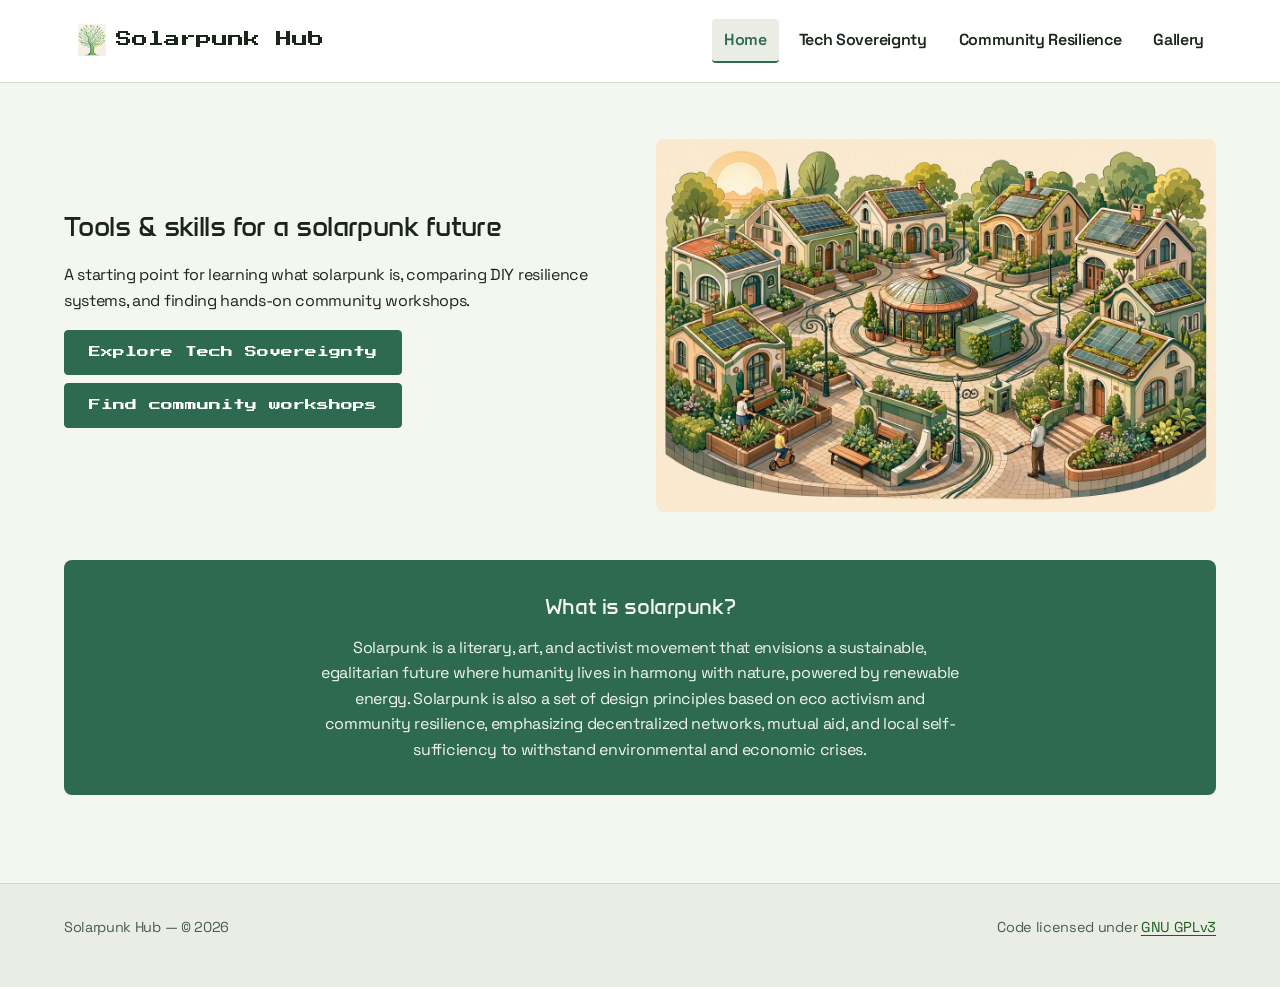
<file: index.html>
<!doctype html>
<html lang="en">
<head>
  <meta charset="utf-8">
  <meta name="viewport" content="width=device-width, initial-scale=1">
  <title>What Is Solarpunk? Start Here · Solarpunk Hub</title>
  <meta name="description" content="What is solarpunk? An introduction to the art, design, and activist movement for a renewable-powered, egalitarian future, with paths to tech and community resources.">
  <link rel="canonical" href="https://ajfrenc5.github.io/Capstone-project/">
  
  <!--Social sharing preview: what viewers see when this page is shared as a link -->
  <meta property="og:title" content="What Is Solarpunk? Start Here">
  <meta property="og:site_name" content="Solarpunk Hub">
  <meta property="og:description" content="What is solarpunk? An introduction to the art, design, and activist movement for a renewable-powered, egalitarian future, with paths to tech and community resources.">
  <meta property="og:url" content="https://ajfrenc5.github.io/Capstone-project/">
  <meta property="og:type" content="website">
  <meta property="og:image" content="https://ajfrenc5.github.io/Capstone-project/images/neighborhood-microgrid.jpg">
  <meta property="og:image:width" content="1248">
  <meta property="og:image:height" content="832">
  <meta property="og:image:alt" content="Cottages with solar panels on green roofs, linked by cables to a central pavilion.">

  <!-- Structured data: tells search engines this site's name and home address, both shown on the page -->
  <script type="application/ld+json">
  {
    "@context": "https://schema.org",
    "@type": "WebSite",
    "name": "Solarpunk Hub",
    "url": "https://ajfrenc5.github.io/Capstone-project/"
  }
  </script>

  <!-- Google Fonts Embed: Anta (headings), Press Start 2P (site name + buttons), Space Grotesk (body) -->
  <link rel="preconnect" href="https://fonts.googleapis.com">
  <link rel="preconnect" href="https://fonts.gstatic.com" crossorigin>
  <link href="https://fonts.googleapis.com/css2?family=Anta&family=Press+Start+2P&family=Space+Grotesk:wght@400;500;600;700&display=swap" rel="stylesheet">

  <link rel="stylesheet" href="styles.css">
</head>
<body>
  <a class="skip-link" href="#main-content">Skip to main content</a>
  <!-- Header acts as its own container using utility/layout classes directly -->
  <header class="site-header">
    <div class="site-container site-header-inner">
      <a class="site-nav-link site-brand" href="index.html">
  <!-- ASSET: circuit-tree-icon-192x192.png (site logo) Source: AI-generated with Gemini by Anitra French, September 2026 Optimization: 192x192 version from favicon package (512px original), displayed at 32px so it stays sharp on high-resolution screens.-->
      <img src="images/circuit-tree-icon-192x192.png" alt="" width="32" height="32">Solarpunk Hub</a>
      <nav aria-label="Main Navigation">
        <ul class="site-nav-list">
          <li><a class="site-nav-link" aria-current="page" href="index.html">Home</a></li>
          <li><a class="site-nav-link" href="tech-sovereignty.html">Tech Sovereignty</a></li>
          <li><a class="site-nav-link" href="community-resilience.html">Community Resilience</a></li>
          <li><a class="site-nav-link" href="gallery.html">Gallery</a></li>
        </ul>
      </nav>
    </div>
  </header>

  <main class="site-main site-container" id="main-content">
    <section class="section hero">
      <div class="hero-text">
        <h1>Tools &amp; skills for a solarpunk future</h1>
        <p>A starting point for learning what solarpunk is, comparing DIY resilience systems, and finding hands-on community workshops.</p>
        <p class="cluster">
          <a class="button" href="tech-sovereignty.html">Explore Tech Sovereignty</a>
          <a class="button" href="community-resilience.html">Find community workshops</a>
        </p>
      </div>
      <!-- ASSET: neighborhood-microgrid.jpg Source: AI-generated with Gemini by Anitra French, September 2026 Hero image for the home page. Optimization: 1248x832, compressed from 678 KB to 276 KB.. -->
      <img class="hero-image" src="images/neighborhood-microgrid.jpg" alt="Cottages with solar panels on green roofs, linked by cables to a central pavilion." width="1248" height="832" fetchpriority="high">
    </section>

    <section class="section intro-panel" aria-labelledby="intro-title">
      <div class="section-prose">
        <h2 id="intro-title">What is solarpunk?</h2>
        <p>Solarpunk is a literary, art, and activist movement that envisions a sustainable, egalitarian future where humanity lives in harmony with nature, powered by renewable energy. Solarpunk is also a set of design principles based on eco activism and community resilience, emphasizing decentralized networks, mutual aid, and local self-sufficiency to withstand environmental and economic crises.</p>
      </div>
    </section>
  </main>

  <footer class="site-footer">
    <div class="site-container site-footer-inner cluster">
      <p>Solarpunk Hub — © 2026</p>
      <p>Code licensed under <a href="https://github.com/ajfrenc5/Capstone-project/blob/main/LICENSE" target="_blank" rel="noopener">GNU GPLv3</a></p>
    </div>
  </footer>
</body>
</html>
</file>
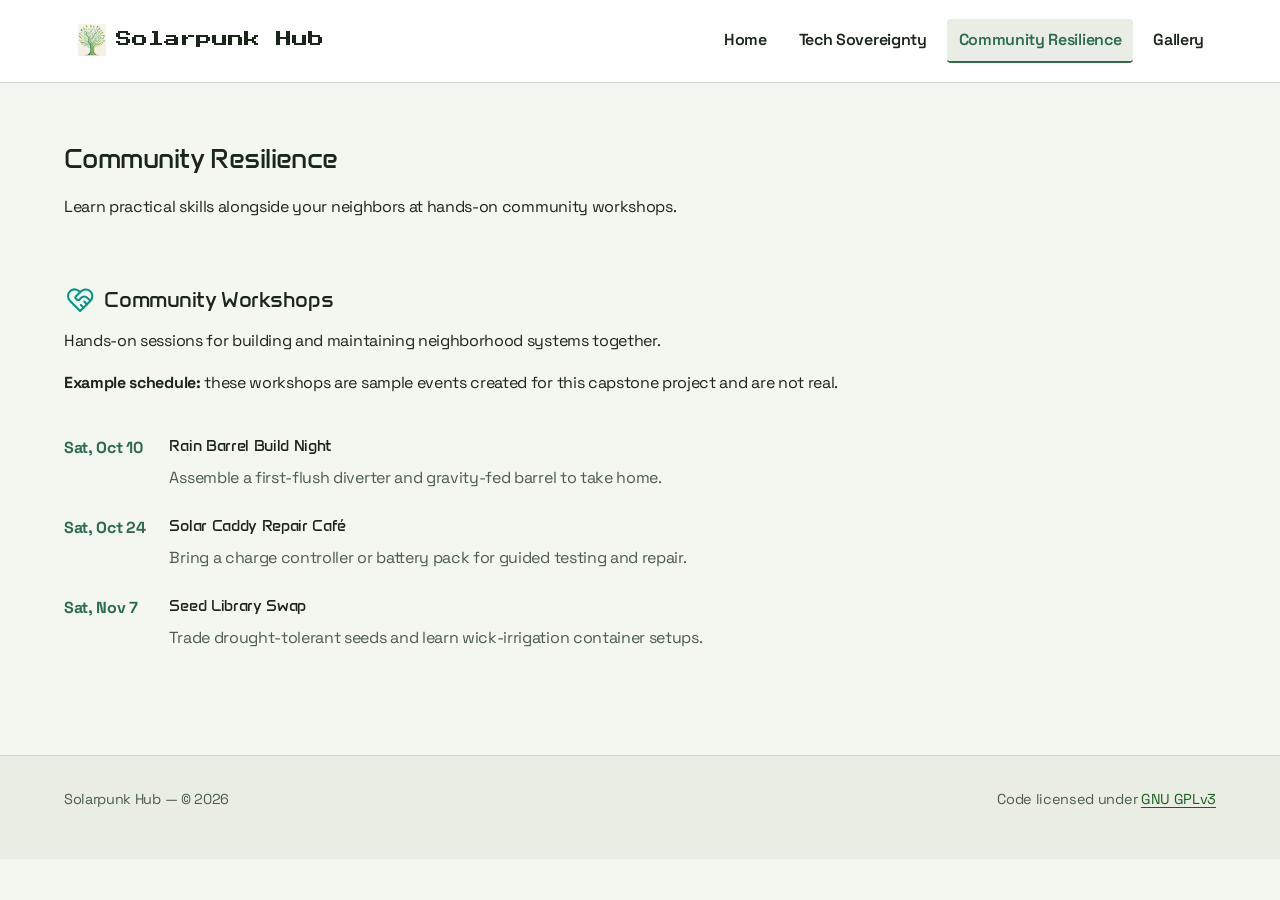
<file: community-resilience.html>
<!doctype html>
<html lang="en">
<head>
  <meta charset="utf-8">
  <meta name="viewport" content="width=device-width, initial-scale=1">
  <title>Community Resilience Workshops · Solarpunk Hub</title>
  <meta name="description" content="Hands-on workshops for building and maintaining neighborhood systems together, from rain barrel builds and solar repair to seed swaps.">
  <link rel="canonical" href="https://ajfrenc5.github.io/Capstone-project/community-resilience.html">

  <!-- Google Fonts Embed: Anta (headings), Press Start 2P (site name + buttons), Space Grotesk (body) -->
  <link rel="preconnect" href="https://fonts.googleapis.com">
  <link rel="preconnect" href="https://fonts.gstatic.com" crossorigin>
  <link href="https://fonts.googleapis.com/css2?family=Anta&family=Press+Start+2P&family=Space+Grotesk:wght@400;500;600;700&display=swap" rel="stylesheet">

  <link rel="stylesheet" href="styles.css">
</head>
<body>
  <a class="skip-link" href="#main-content">Skip to main content</a>
  <!-- Header acts as its own container using utility/layout classes directly -->
  <header class="site-header">
    <div class="site-container site-header-inner">
      <a class="site-nav-link site-brand" href="index.html">
  <!-- ASSET: circuit-tree-icon-192x192.png (site logo) Source: AI-generated with Gemini by Anitra French, September 2026 Optimization: 192x192 version from favicon package (512px original), displayed at 32px so it stays sharp on high-resolution screens.-->
      <img src="images/circuit-tree-icon-192x192.png" alt="" width="32" height="32">Solarpunk Hub</a>
      <nav aria-label="Main Navigation">
        <ul class="site-nav-list">
          <li><a class="site-nav-link" href="index.html">Home</a></li>
          <li><a class="site-nav-link" href="tech-sovereignty.html">Tech Sovereignty</a></li>
          <li><a class="site-nav-link" aria-current="page" href="community-resilience.html">Community Resilience</a></li>
          <li><a class="site-nav-link" href="gallery.html">Gallery</a></li>
        </ul>
      </nav>
    </div>
  </header>

  <main class="site-main site-container" id="main-content">
    <section class="section section-prose">
      <h1>Community Resilience</h1>
      <p>Learn practical skills alongside your neighbors at hands-on community workshops.</p>
    </section>

    <section class="section" id="community">
      <h2 class="heading-with-icon">
        <!-- ASSET: heart-handshake icon (inline SVG) Source: Tabler Icons v1.64, https://tabler.io/icons License: MIT License, © Paweł Kuna. The heading text carries the meaning, so aria-hidden hides it from screen readers. Optimization: Inline SVG, no extra file request; scales with text. -->
        <svg aria-hidden="true" focusable="false" xmlns="http://www.w3.org/2000/svg" width="24" height="24" viewBox="0 0 24 24" fill="none" stroke="#009688" stroke-width="1.5" stroke-linecap="round" stroke-linejoin="round"><path d="M19.5 12.572l-7.5 7.428l-7.5 -7.428a5 5 0 1 1 7.5 -6.566a5 5 0 1 1 7.5 6.572" /><path d="M12 6l-3.293 3.293a1 1 0 0 0 0 1.414l.543 .543c.69 .69 1.81 .69 2.5 0l1 -1a3.182 3.182 0 0 1 4.5 0l2.25 2.25" /><path d="M12.5 15.5l2 2" /><path d="M15 13l2 2" /></svg>Community Workshops</h2>
      <p>Hands-on sessions for building and maintaining neighborhood systems together.</p>
      <p><strong>Example schedule:</strong> these workshops are sample events created for this capstone project and are not real.</p>
      <div class="event-schedule-wrap">
        <dl class="event-schedule">
          <dt><time datetime="2026-10-10">Sat, Oct 10</time></dt>
          <dd>
            <h3>Rain Barrel Build Night</h3>
            <p>Assemble a first-flush diverter and gravity-fed barrel to take home.</p>
          </dd>

          <dt><time datetime="2026-10-24">Sat, Oct 24</time></dt>
          <dd>
            <h3>Solar Caddy Repair Café</h3>
            <p>Bring a charge controller or battery pack for guided testing and repair.</p>
          </dd>

          <dt><time datetime="2026-11-07">Sat, Nov 7</time></dt>
          <dd>
            <h3>Seed Library Swap</h3>
            <p>Trade drought-tolerant seeds and learn wick-irrigation container setups.</p>
          </dd>
        </dl>
      </div>
    </section>
  </main>

  <footer class="site-footer">
    <div class="site-container site-footer-inner cluster">
      <p>Solarpunk Hub — © 2026</p>
      <p>Code licensed under <a href="https://github.com/ajfrenc5/Capstone-project/blob/main/LICENSE" target="_blank" rel="noopener">GNU GPLv3</a></p>
    </div>
  </footer>
</body>
</html>
</file>
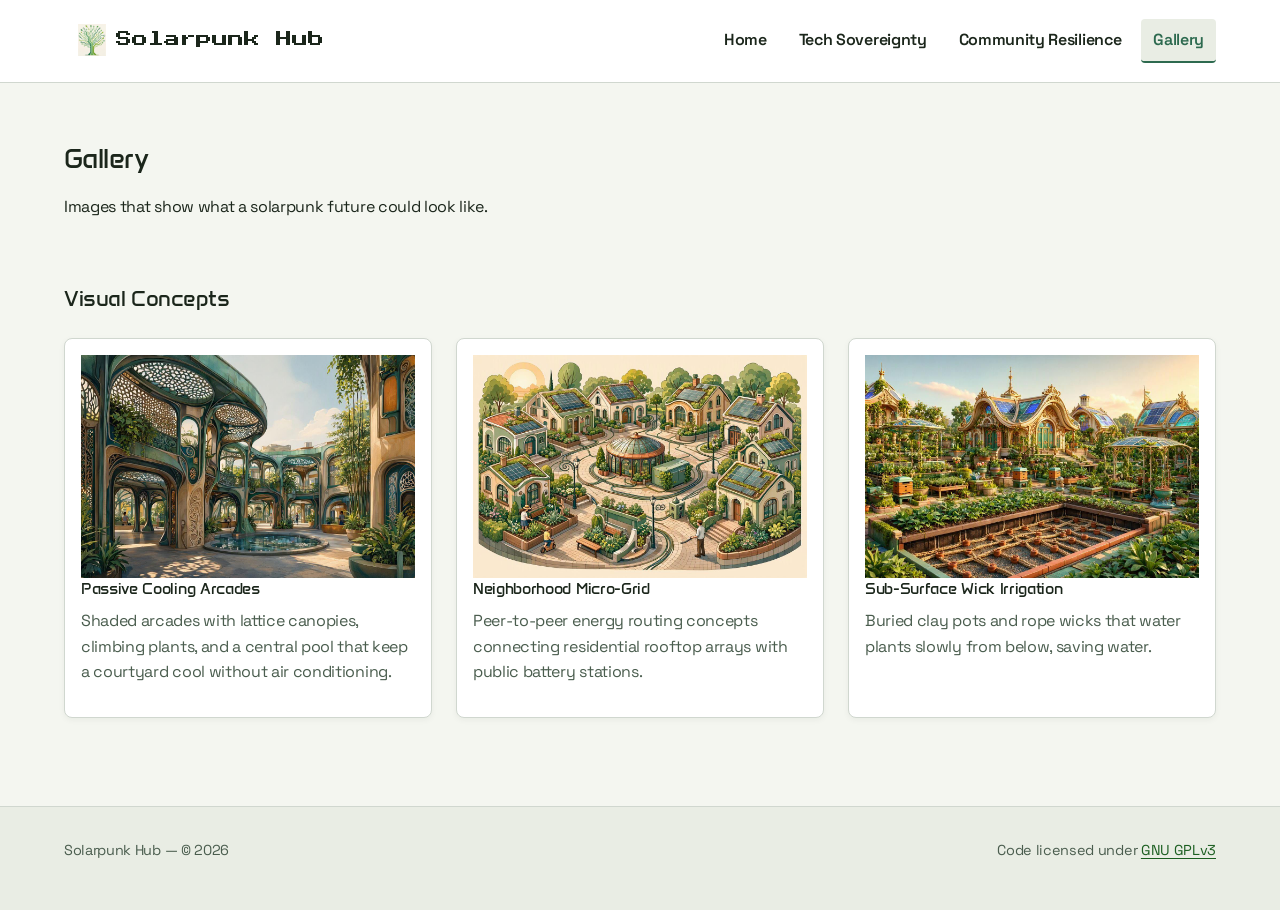
<file: gallery.html>
<!doctype html>
<html lang="en">
<head>
  <meta charset="utf-8">
  <meta name="viewport" content="width=device-width, initial-scale=1">
  <title>Gallery · Solarpunk Hub</title>
  <meta name="description" content="Browse solarpunk visual concepts: passive cooling arcades, a neighborhood micro-grid, and sub-surface wick irrigation for drought-tolerant gardens.">
  <link rel="canonical" href="https://ajfrenc5.github.io/Capstone-project/gallery.html">

  <!-- Google Fonts Embed: Anta (headings), Press Start 2P (site name + buttons), Space Grotesk (body) -->
  <link rel="preconnect" href="https://fonts.googleapis.com">
  <link rel="preconnect" href="https://fonts.gstatic.com" crossorigin>
  <link href="https://fonts.googleapis.com/css2?family=Anta&family=Press+Start+2P&family=Space+Grotesk:wght@400;500;600;700&display=swap" rel="stylesheet">

  <link rel="stylesheet" href="styles.css">
</head>
<body>
  <a class="skip-link" href="#main-content">Skip to main content</a>
  <!-- Header acts as its own container using utility/layout classes directly -->
  <header class="site-header">
    <div class="site-container site-header-inner">
      <a class="site-nav-link site-brand" href="index.html">
  <!-- ASSET: circuit-tree-icon-192x192.png (site logo) Source: AI-generated with Gemini by Anitra French, September 2026 Optimization: 192x192 version from favicon package (512px original), displayed at 32px so it stays sharp on high-resolution screens.-->
      <img src="images/circuit-tree-icon-192x192.png" alt="" width="32" height="32">Solarpunk Hub</a>
      <nav aria-label="Main Navigation">
        <ul class="site-nav-list">
          <li><a class="site-nav-link" href="index.html">Home</a></li>
          <li><a class="site-nav-link" href="tech-sovereignty.html">Tech Sovereignty</a></li>
          <li><a class="site-nav-link" href="community-resilience.html">Community Resilience</a></li>
          <li><a class="site-nav-link" aria-current="page" href="gallery.html">Gallery</a></li>
        </ul>
      </nav>
    </div>
  </header>

  <main class="site-main site-container" id="main-content">
    <section class="section section-prose">
      <h1>Gallery</h1>
      <p>Images that show what a solarpunk future could look like.</p>
    </section>

    <section class="section" id="gallery">
      <h2>Visual Concepts</h2>
      <div class="grid-cards">
        <article class="art-card">
          <!-- ASSET: passive-cooling-arcades.jpg Source: AI-generated with Gemini by Anitra French, September 2026 Illustrates the passive cooling concept in this card. Optimization: 1248x832, compressed from 593 KB to 243 KB. -->
          <img src="images/passive-cooling-arcades.jpg" alt="Shaded courtyard with curving arches, lattice canopies, and hanging plants around a central pool." width="1248" height="832" loading="lazy" decoding="async">
          <h3>Passive Cooling Arcades</h3>
          <p>Shaded arcades with lattice canopies, climbing plants, and a central pool that keep a courtyard cool without air conditioning.</p>
        </article>

        <article class="art-card">
          <!-- ASSET: neighborhood-microgrid.jpg Source: AI-generated with Gemini by Anitra French, September 2026 Illustrates the shared neighborhood energy concept in this card. Optimization: 1248x832, compressed from 678 KB to 276 KB. -->
          <img src="images/neighborhood-microgrid.jpg" alt="Cottages with solar panels on green roofs, linked by cables to a central pavilion." width="1248" height="832" loading="lazy" decoding="async">
          <h3>Neighborhood Micro-Grid</h3>
          <p>Peer-to-peer energy routing concepts connecting residential rooftop arrays with public battery stations.</p>
        </article>

        <article class="art-card">
          <!-- ASSET: subsurface-wick-irrigation.jpg Source: AI-generated with Gemini by Anitra French, September 2026 Illustrates the wick irrigation concept in this card. Optimization: 1248x832, compressed from 694 KB to 268 KB. -->
          <img src="images/subsurface-wick-irrigation.jpg" alt="Garden bed cut away to show clay pots linked by rope wicks beneath rows of leafy plants." width="1248" height="832" loading="lazy" decoding="async">
          <h3>Sub-Surface Wick Irrigation</h3>
          <p>Buried clay pots and rope wicks that water plants slowly from below, saving water.</p>
        </article>
      </div>
    </section>
  </main>

  <footer class="site-footer">
    <div class="site-container site-footer-inner cluster">
      <p>Solarpunk Hub — © 2026</p>
      <p>Code licensed under <a href="https://github.com/ajfrenc5/Capstone-project/blob/main/LICENSE" target="_blank" rel="noopener">GNU GPLv3</a></p>
    </div>
  </footer>
</body>
</html>
</file>
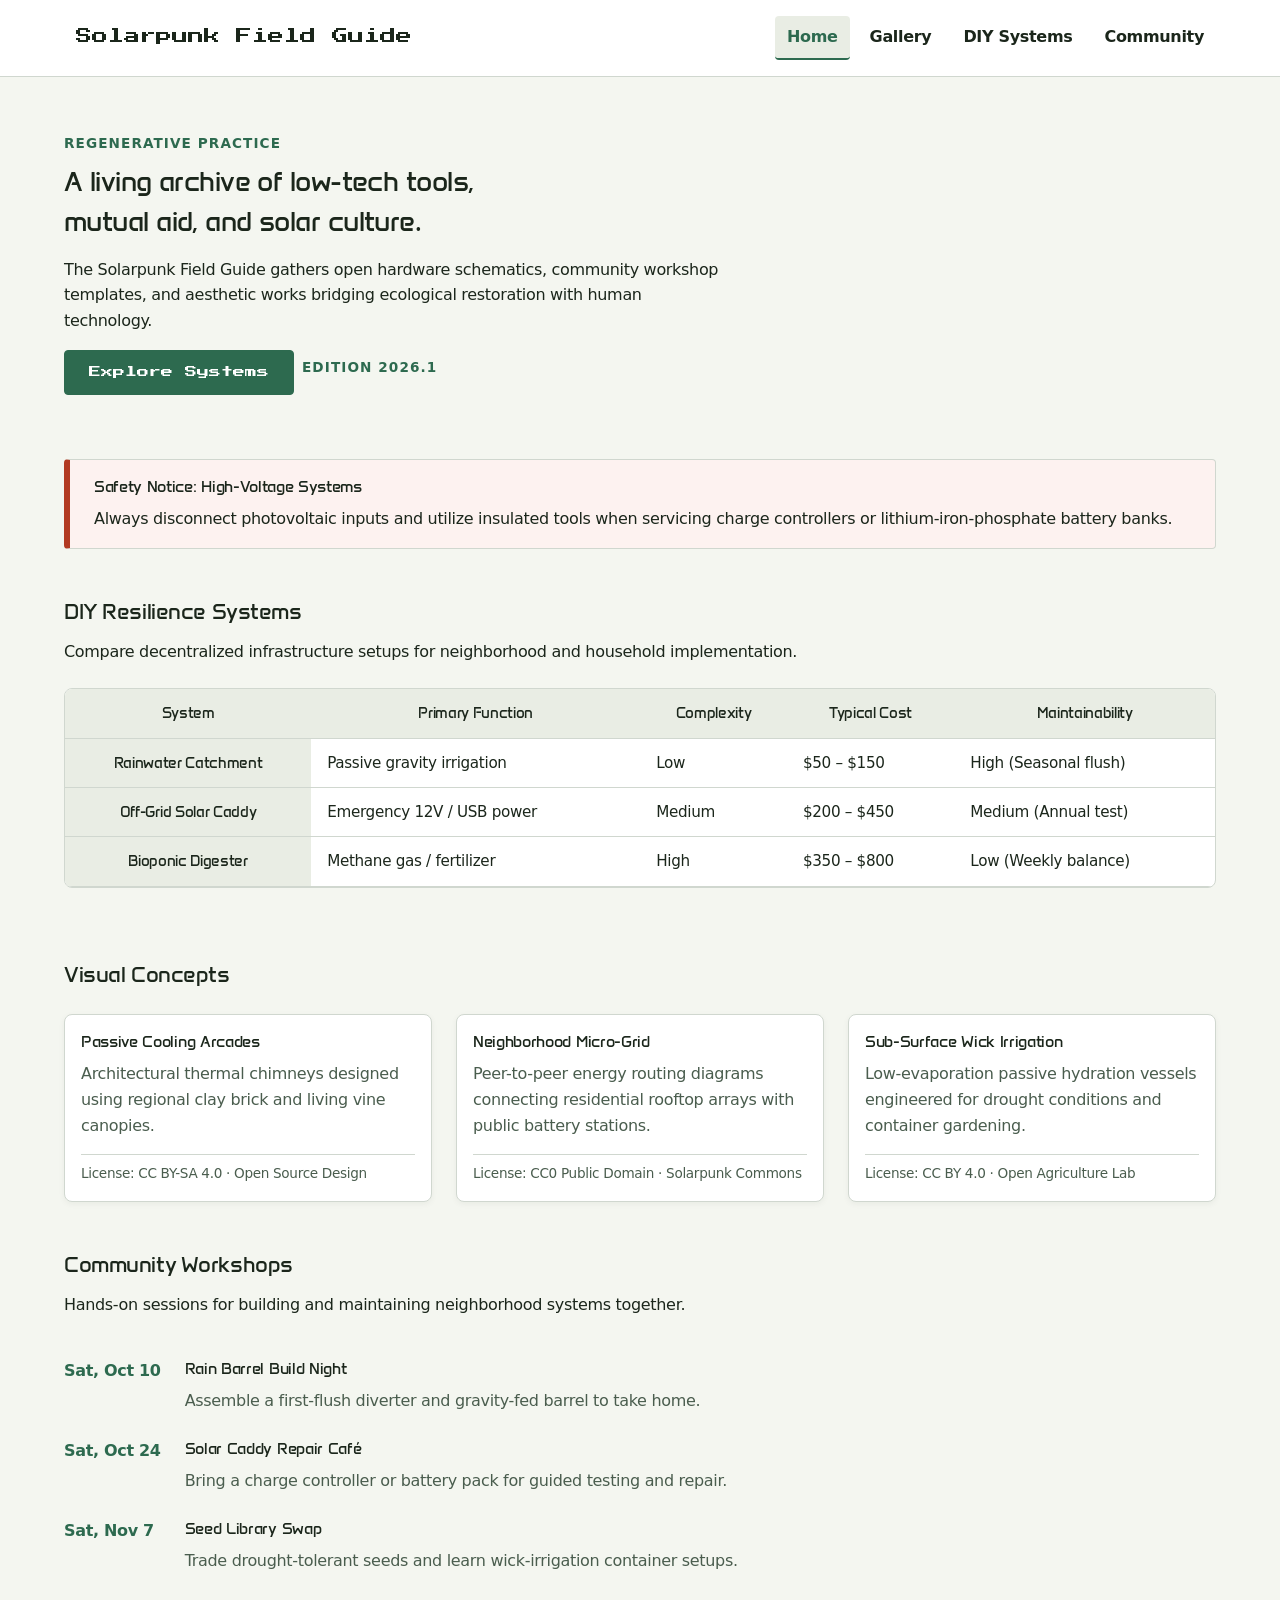
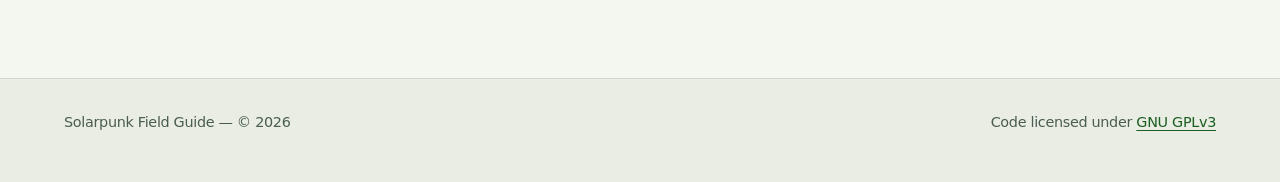
<file: Solar Punk.html>
<!doctype html>
<html lang="en">
<head>
  <meta charset="utf-8">
  <meta name="viewport" content="width=device-width, initial-scale=1">
  <title>Solarpunk Field Guide · CSS Architecture Prototype</title>

  <!-- Google Fonts Embed: Anta & Press Start 2P -->
  <link rel="preconnect" href="https://fonts.googleapis.com">
  <link rel="preconnect" href="https://fonts.gstatic.com" crossorigin>
  <link href="https://fonts.googleapis.com/css2?family=Anta&family=Press+Start+2P&display=swap" rel="stylesheet">

  <link rel="stylesheet" href="styles.css">
</head>
<body>
  <!-- Header acts as its own container using utility/layout classes directly -->
  <header class="site-header">
    <div class="site-container site-header-inner">
      <a class="site-nav-link site-brand" href="#">Solarpunk Field Guide</a>
      <nav aria-label="Main Navigation">
        <ul class="site-nav-list">
          <li><a class="site-nav-link" aria-current="page" href="#">Home</a></li>
          <li><a class="site-nav-link" href="#gallery">Gallery</a></li>
          <li><a class="site-nav-link" href="#systems">DIY Systems</a></li>
          <li><a class="site-nav-link" href="#community">Community</a></li>
        </ul>
      </nav>
    </div>
  </header>

  <main class="site-main site-container">
    <section class="section section-prose">
      <p class="eyebrow">Regenerative Practice</p>
      <h1>A living archive of low-tech tools, mutual aid, and solar culture.</h1>
      <p>The Solarpunk Field Guide gathers open hardware schematics, community workshop templates, and aesthetic works bridging ecological restoration with human technology.</p>
      <p class="cluster">
        <a class="button" href="#systems">Explore Systems</a>
        <span class="eyebrow">Edition 2026.1</span>
      </p>
    </section>

    <!-- Semantic aside instead of a generic container -->
    <aside class="callout-alert" id="safety-notice">
      <h3>Safety Notice: High-Voltage Systems</h3>
      <p>Always disconnect photovoltaic inputs and utilize insulated tools when servicing charge controllers or lithium-iron-phosphate battery banks.</p>
    </aside>

    <!-- Table scroller div is kept because overflow-x on semantic table tags is inconsistent across browsers -->
    <section class="section" id="systems">
      <h2>DIY Resilience Systems</h2>
      <p>Compare decentralized infrastructure setups for neighborhood and household implementation.</p>
      <div class="table-scroller">
        <table class="comparison-table">
          <thead>
            <tr>
              <th scope="col">System</th>
              <th scope="col">Primary Function</th>
              <th scope="col">Complexity</th>
              <th scope="col">Typical Cost</th>
              <th scope="col">Maintainability</th>
            </tr>
          </thead>
          <tbody>
            <tr>
              <th scope="row">Rainwater Catchment</th>
              <td>Passive gravity irrigation</td>
              <td>Low</td>
              <td>$50 – $150</td>
              <td>High (Seasonal flush)</td>
            </tr>
            <tr>
              <th scope="row">Off-Grid Solar Caddy</th>
              <td>Emergency 12V / USB power</td>
              <td>Medium</td>
              <td>$200 – $450</td>
              <td>Medium (Annual test)</td>
            </tr>
            <tr>
              <th scope="row">Bioponic Digester</th>
              <td>Methane gas / fertilizer</td>
              <td>High</td>
              <td>$350 – $800</td>
              <td>Low (Weekly balance)</td>
            </tr>
          </tbody>
        </table>
      </div>
    </section>

    <section class="section" id="gallery">
      <h2>Visual Concepts</h2>
      <div class="grid-cards">
        <article class="art-card">
          <h3>Passive Cooling Arcades</h3>
          <p>Architectural thermal chimneys designed using regional clay brick and living vine canopies.</p>
          <footer class="art-card-meta">License: CC BY-SA 4.0 · Open Source Design</footer>
        </article>

        <article class="art-card">
          <h3>Neighborhood Micro-Grid</h3>
          <p>Peer-to-peer energy routing diagrams connecting residential rooftop arrays with public battery stations.</p>
          <footer class="art-card-meta">License: CC0 Public Domain · Solarpunk Commons</footer>
        </article>

        <article class="art-card">
          <h3>Sub-Surface Wick Irrigation</h3>
          <p>Low-evaporation passive hydration vessels engineered for drought conditions and container gardening.</p>
          <footer class="art-card-meta">License: CC BY 4.0 · Open Agriculture Lab</footer>
        </article>
      </div>
    </section>

    <section class="section" id="community">
      <h2>Community Workshops</h2>
      <p>Hands-on sessions for building and maintaining neighborhood systems together.</p>
      <div class="event-schedule-wrap">
      <dl class="event-schedule">
        <dt><time datetime="2026-10-10">Sat, Oct 10</time></dt>
        <dd>
          <h3>Rain Barrel Build Night</h3>
          <p>Assemble a first-flush diverter and gravity-fed barrel to take home.</p>
        </dd>

        <dt><time datetime="2026-10-24">Sat, Oct 24</time></dt>
        <dd>
          <h3>Solar Caddy Repair Café</h3>
          <p>Bring a charge controller or battery pack for guided testing and repair.</p>
        </dd>

        <dt><time datetime="2026-11-07">Sat, Nov 7</time></dt>
        <dd>
          <h3>Seed Library Swap</h3>
          <p>Trade drought-tolerant seeds and learn wick-irrigation container setups.</p>
        </dd>
      </dl>
      </div>
    </section>
  </main>

  <footer class="site-footer">
    <div class="site-container site-footer-inner cluster">
      <p>Solarpunk Field Guide — © 2026</p>
      <p>Code licensed under <a href="https://github.com/ajfrenc5/Capstone-project/blob/main/LICENSE" target="_blank" rel="noopener">GNU GPLv3</a></p>
    </div>
  </footer>
</body>
</html>
</file>
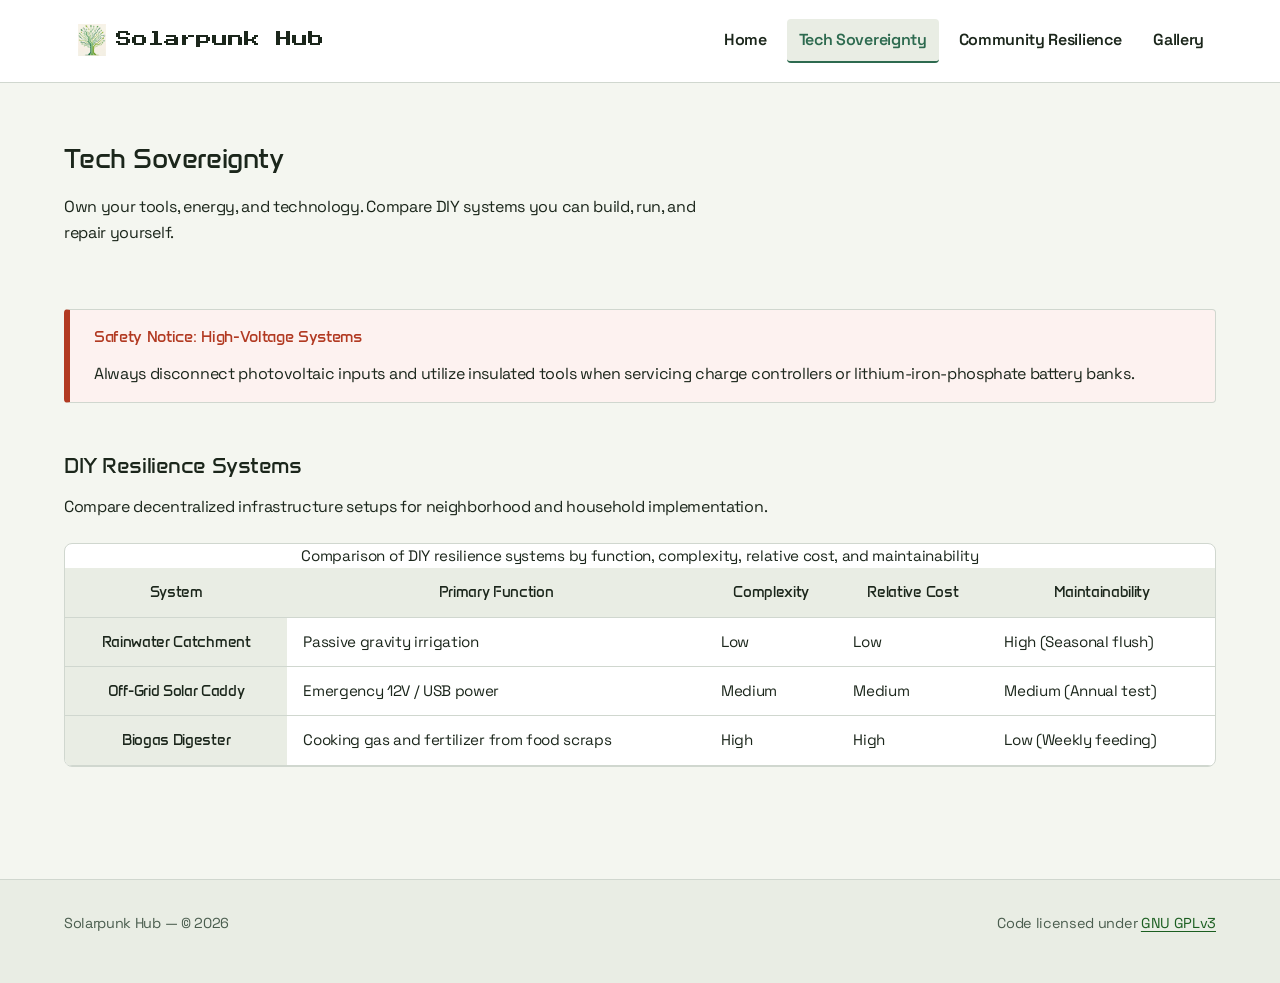
<file: tech-sovereignty.html>
<!doctype html>
<html lang="en">
<head>
  <meta charset="utf-8">
  <meta name="viewport" content="width=device-width, initial-scale=1">
  <title>Tech Sovereignty · Solarpunk Hub</title>
  <meta name="description" content="Own your tools, energy, and technology. Compare DIY rainwater, solar, and digester systems by cost and complexity, with a high-voltage safety notice.">
  <link rel="canonical" href="https://ajfrenc5.github.io/Capstone-project/tech-sovereignty.html">

  <!-- Google Fonts Embed: Anta (headings), Press Start 2P (site name + buttons), Space Grotesk (body) -->
  <link rel="preconnect" href="https://fonts.googleapis.com">
  <link rel="preconnect" href="https://fonts.gstatic.com" crossorigin>
  <link href="https://fonts.googleapis.com/css2?family=Anta&family=Press+Start+2P&family=Space+Grotesk:wght@400;500;600;700&display=swap" rel="stylesheet">

  <link rel="stylesheet" href="styles.css">
</head>
<body>
  <a class="skip-link" href="#main-content">Skip to main content</a>
  <!-- Header acts as its own container using utility/layout classes directly -->
  <header class="site-header">
    <div class="site-container site-header-inner">
      <a class="site-nav-link site-brand" href="index.html">
  <!-- ASSET: circuit-tree-icon-192x192.png (site logo) Source: AI-generated with Gemini by Anitra French, September 2026 Optimization: 192x192 version from favicon package (512px original), displayed at 32px so it stays sharp on high-resolution screens.-->
      <img src="images/circuit-tree-icon-192x192.png" alt="" width="32" height="32">Solarpunk Hub</a>
      <nav aria-label="Main Navigation">
        <ul class="site-nav-list">
          <li><a class="site-nav-link" href="index.html">Home</a></li>
          <li><a class="site-nav-link" aria-current="page" href="tech-sovereignty.html">Tech Sovereignty</a></li>
          <li><a class="site-nav-link" href="community-resilience.html">Community Resilience</a></li>
          <li><a class="site-nav-link" href="gallery.html">Gallery</a></li>
        </ul>
      </nav>
    </div>
  </header>

  <main class="site-main site-container" id="main-content">
    <section class="section section-prose">
      <h1>Tech Sovereignty</h1>
      <p>Own your tools, energy, and technology. Compare DIY systems you can build, run, and repair yourself.</p>
    </section>
    <!-- Semantic aside instead of a generic container -->
    <aside class="callout-alert" id="safety-notice" aria-labelledby="safety-notice-title">
     <h2 id="safety-notice-title">Safety Notice: High-Voltage Systems</h2>
      <p>Always disconnect photovoltaic inputs and utilize insulated tools when servicing charge controllers or lithium-iron-phosphate battery banks.</p>
    </aside>

    <!-- Table scroller div is kept because overflow-x on semantic table tags is inconsistent across browsers -->
    <section class="section" id="systems">
      <h2>DIY Resilience Systems</h2>
      <p>Compare decentralized infrastructure setups for neighborhood and household implementation.</p>
      <div class="table-scroller">
        <table class="comparison-table">
          <caption>Comparison of DIY resilience systems by function, complexity, relative cost, and maintainability</caption>
          <thead>
            <tr>
              <th scope="col">System</th>
              <th scope="col">Primary Function</th>
              <th scope="col">Complexity</th>
              <th scope="col">Relative Cost</th>
              <th scope="col">Maintainability</th>
            </tr>
          </thead>
          <tbody>
            <tr>
              <th scope="row">Rainwater Catchment</th>
              <td>Passive gravity irrigation</td>
              <td>Low</td>
              <td>Low</td>
              <td>High (Seasonal flush)</td>
            </tr>
            <tr>
              <th scope="row">Off-Grid Solar Caddy</th>
              <td>Emergency 12V / USB power</td>
              <td>Medium</td>
              <td>Medium</td>
              <td>Medium (Annual test)</td>
            </tr>
            <tr>
              <th scope="row">Biogas Digester</th>
              <td>Cooking gas and fertilizer from food scraps</td>
              <td>High</td>
              <td>High</td>
              <td>Low (Weekly feeding)</td>
            </tr>
          </tbody>
        </table>
      </div>
    </section>

  </main>

  <footer class="site-footer">
    <div class="site-container site-footer-inner cluster">
      <p>Solarpunk Hub — © 2026</p>
      <p>Code licensed under <a href="https://github.com/ajfrenc5/Capstone-project/blob/main/LICENSE" target="_blank" rel="noopener">GNU GPLv3</a></p>
    </div>
  </footer>
</body>
</html>
</file>
<file: styles.css>
@layer reset, base, layout, components, utilities, overrides;

/* 1. RESET LAYER */
@layer reset {
  *,
  *::before,
  *::after {
    box-sizing: border-box;
  }

  body,
  h1,
  h2,
  h3,
  h4,
  p,
  ul,
  ol,
  figure,
  blockquote,
  table,
  th,
  td {
    margin: 0;
  }

  ul,
  ol {
    padding: 0;
    list-style: none;
  }

  img,
  svg {
    display: block;
    max-inline-size: 100%;
    block-size: auto;
  }

  input,
  button,
  textarea,
  select {
    font: inherit;
    color: inherit;
  }

  table {
    border-collapse: collapse;
    border-spacing: 0;
  }
}

/* 2. BASE LAYER */
@layer base {
  :root {
    /* Color Tokens */
    --color-surface: #f4f6f0;
    --color-surface-raised: #ffffff;
    --color-surface-alt: #e9ede4;
    --color-text: #1b261b;
    --color-text-muted: #4a5d4e;
    --color-primary: #2d6a4f;
    --color-primary-hover: #1b4332;
    --color-accent: #d4a373;
    --color-border: #d0d7cf;
    --color-warning: #b23a22;
    --color-warning-surface: #fdf2f0;
    --color-link: #1b5e20;
    --color-focus: #2d6a4f;

    /* Typography Tokens */
    --font-base: "Space Grotesk", system-ui, sans-serif;  /* body text */
    --font-heading: "Anta", system-ui, sans-serif;         /* h1–h4 */
    --font-brand: "Press Start 2P", system-ui, monospace;  /* site name + buttons */
    --line-height-base: 1.6;
    --line-height-heading: 1.4;

    /* Spacing Tokens */
    --space-1: 0.25rem;
    --space-2: 0.5rem;
    --space-3: 0.75rem;
    --space-4: 1rem;
    --space-6: 1.5rem;
    --space-8: 2rem;
    --space-12: 3rem;
    --space-16: 4rem;

    /* Shape & Elevation Tokens */
    --radius-sm: 0.25rem;
    --radius-md: 0.5rem;
    --radius-lg: 0.75rem;
    --border-width: 1px;
    --shadow-subtle: 0 2px 6px rgba(27, 38, 27, 0.05);
    --shadow-raised: 0 4px 12px rgba(27, 38, 27, 0.08);

    /* Layout Constraints */
    --container-max: 72rem;
    --measure-text: 65ch;
    --gutter: clamp(1rem, 0.5rem + 2vw, 2.5rem);
  }

  body {
    background-color: var(--color-surface);
    color: var(--color-text);
    font-family: var(--font-base);
    font-size: 1rem;
    line-height: var(--line-height-base);
    letter-spacing: -0.02em;
  }

  h1,
  h2,
  h3,
  h4 {
    font-family: var(--font-heading);
    line-height: var(--line-height-heading);
    color: var(--color-text);
    text-wrap: balance;
    letter-spacing: -0.02em;
    font-weight: 400;
  }

  h1 {
    font-size: clamp(1.25rem, 2.5vw + 0.5rem, 1.75rem);
    margin-block-end: var(--space-4);
  }

  h2 {
    font-size: clamp(1rem, 1.8vw + 0.25rem, 1.35rem);
    margin-block-end: var(--space-3);
  }

  h3 {
    font-size: 1rem;
    margin-block-end: var(--space-2);
  }

  p {
    margin-block-end: var(--space-4);
  }

  a {
    color: var(--color-link);
    text-decoration-thickness: 1px;
    text-underline-offset: 0.2em;
  }

  a:hover {
    color: var(--color-primary-hover);
  }

  :focus-visible {
    outline: 3px solid var(--color-focus);
    outline-offset: 2px;
  }
}

/* 3. LAYOUT LAYER */
@layer layout {
 .site-container {
  inline-size: min(100% - (var(--gutter) * 2), var(--container-max));
  margin-inline: auto;
}

  .site-header {
    background-color: var(--color-surface-raised);
    border-block-end: var(--border-width) solid var(--color-border);
    padding-block: var(--space-4);
  }

  .site-header-inner {
    display: flex;
    flex-wrap: wrap;
    align-items: center;
    justify-content: space-between;
    gap: var(--space-4);
  }

  .site-main {
    padding-block: var(--space-8) var(--space-16);
  }

  .section {
    padding-block: var(--space-6);
  }

  .section-prose {
    max-inline-size: var(--measure-text);
  }
    /* Hero: text and image side by side when there's room, stacked when not.
     Same auto-fit approach as .grid-cards, so no media query is needed. */
  .hero {
    display: grid;
    grid-template-columns: repeat(auto-fit, minmax(min(100%, 22rem), 1fr));
    gap: var(--space-8);
    align-items: center;
  }

  .hero-text {
    max-inline-size: var(--measure-text);
  }

  .hero-image {
    inline-size: 100%;
    border-radius: var(--radius-md);
  }

  .grid-cards {
    display: grid;
    grid-template-columns: repeat(auto-fit, minmax(min(100%, 17.5rem), 1fr));
    gap: var(--space-6);
    margin-block-start: var(--space-6);
  }

  .table-scroller {
    inline-size: 100%;
    overflow-x: auto;
    border: var(--border-width) solid var(--color-border);
    border-radius: var(--radius-md);
    background-color: var(--color-surface-raised);
    margin-block: var(--space-6);
  }

  .site-footer {
    background-color: var(--color-surface-alt);
    border-block-start: var(--border-width) solid var(--color-border);
    padding-block: var(--space-8);
    color: var(--color-text-muted);
    font-size: 0.9rem;
  }
  
  .site-footer-inner {
    justify-content: space-between;
  }
}

/* 4. COMPONENTS LAYER */
@layer components {
  /* Component 1 Navigation */
  /* Narrow default: 2x2 grid so links never wrap into uneven rows. */
  .site-nav-list {
    display: grid;
    grid-template-columns: repeat(2, 1fr);
    gap: var(--space-2);
  }

  .site-nav-list .site-nav-link {
    display: block;
    text-align: center;
  }

  /* Breakpoint observed at ~618px: all four links fit on one row. */
  @media (min-width: 39em) {
    .site-nav-list {
      display: flex;
      flex-wrap: wrap;
    }

    .site-nav-list .site-nav-link {
      display: inline-block;
    }
  }

  .site-nav-link {
    display: inline-block;
    padding: var(--space-2) var(--space-3);
    font-weight: 600;
    text-decoration: none;
    color: var(--color-text);
    border-radius: var(--radius-sm);
    border-block-end: 2px solid transparent;
    transition: background-color 150ms ease, border-color 150ms ease;
  }

  .site-nav-link:hover {
    background-color: var(--color-surface-alt);
    color: var(--color-primary);
  }

  .site-nav-link[aria-current="page"] {
    color: var(--color-primary);
    border-block-end-color: var(--color-primary);
    background-color: var(--color-surface-alt);
  }

/* Skip link: hidden off-screen until it receives keyboard focus */
  .skip-link {
    position: absolute;
    inset-block-start: var(--space-2);
    inset-inline-start: var(--space-2);
    z-index: 100;
    padding: var(--space-2) var(--space-4);
    background-color: var(--color-primary);
    color: #ffffff;
    font-weight: 700;
    border-radius: var(--radius-sm);
    transform: translateY(-150%);
  }

  .skip-link:focus {
    transform: translateY(0);
  }

/* Brand: logo sits beside the site name */
.site-brand {
  display: inline-flex;
  align-items: center;
  gap: var(--space-2);
  font-weight: 400;
}

.site-brand, button, .button {
  font-family: var(--font-brand);
  font-size: 0.75rem;
  line-height: 1.6;
  letter-spacing: 0;
}

/* Site name: larger than buttons. Comes after the shared rule so it wins. */
.site-brand {
  font-size: 1rem;
}

/* Logo size in rem so it scales with zoom */
.site-brand img {
  inline-size: 2rem;
  block-size: 2rem;
  flex-shrink: 0;
}
/* Heading with a decorative icon beside it */
.heading-with-icon {
  display: flex;
  align-items: center;
  gap: var(--space-2);
}

.heading-with-icon svg {
  inline-size: 1.5em;
  block-size: 1.5em;
  flex-shrink: 0;
}

  /* Component 2 Action Button */
  .button {
    --button-bg: var(--color-primary);
    --button-fg: #ffffff;
    --button-border: var(--color-primary);
    --button-hover-bg: var(--color-primary-hover);

    display: inline-block;
    padding: var(--space-3) var(--space-6);
    background-color: var(--button-bg);
    color: var(--button-fg);
    border: var(--border-width) solid var(--button-border);
    border-radius: var(--radius-sm);
    font-weight: 400;
    text-decoration: none;
    text-align: center;
    cursor: pointer;
    transition: background-color 150ms ease, border-color 150ms ease;
  }

  .button:hover {
    background-color: var(--button-hover-bg);
    border-color: var(--button-hover-bg);
    color: var(--button-fg);
  }

  .button:active {
    transform: translateY(1px);
  }

  /* Component 3 Art Card */

  .art-card {
    display: flex;
    flex-direction: column;
    padding: var(--space-4);
    background-color: var(--color-surface-raised);
    border: var(--border-width) solid var(--color-border);
    border-radius: var(--radius-md);
    box-shadow: var(--shadow-subtle);
    overflow: hidden;
  }

  .art-card p {
    color: var(--color-text-muted);
    flex-grow: 1;
    margin-block-end: var(--space-4);
  }

  .art-card-meta {
    font-size: 0.85rem;
    color: var(--color-text-muted);
    border-block-start: var(--border-width) solid var(--color-border);
    padding-block-start: var(--space-2);
  }

  /* Subgrid: align across a row */
  @supports (grid-template-rows: subgrid) {
    .art-card {
      display: grid;
      grid-row: span 3;
      grid-template-rows: subgrid;
      row-gap: 0;
    }
  }

  /* Component 4 Comparison Table */
  .comparison-table {
    inline-size: 100%;
    text-align: start;
    font-size: 0.95rem;
  }

  .comparison-table th,
  .comparison-table td {
    padding: var(--space-3) var(--space-4);
    border-block-end: var(--border-width) solid var(--color-border);
  }

    .comparison-table th {
    background-color: var(--color-surface-alt);
    font-family: var(--font-heading);
    font-weight: 400;
    color: var(--color-text);
  }
  

  .comparison-table tbody tr:hover {
    background-color: var(--color-surface);
  }

  /* Component 5 Callout Alert */
  .callout-alert {
    --alert-accent: var(--color-warning);
    --alert-bg: var(--color-warning-surface);

    padding: var(--space-4) var(--space-6);
    background-color: var(--alert-bg);
    border: var(--border-width) solid var(--color-border);
    border-inline-start: 6px solid var(--alert-accent);
    border-radius: var(--radius-sm);
    margin-block: var(--space-6);
  }

  .callout-alert h2 {
  color: var(--alert-accent);
  font-size: 1rem;
}

  .callout-alert p:last-child {
    margin-block-end: 0;
  }

  .callout-alert:target,
  .section:target {
    animation: target-highlight 1.5s ease-out;
  }

  @keyframes target-highlight {
    0% {
      outline: 3px solid var(--color-accent);
      outline-offset: 4px;
    }
    100% {
      outline: 3px solid transparent;
      outline-offset: 4px;
    }
  }
  
  /* Component 6 Event Schedule */
  /* The wrapper is the container the schedule responds to. */
  .event-schedule-wrap {
    container: event-schedule / inline-size;
    margin-block-start: var(--space-6);
  }

  .event-schedule {
    display: grid;
    row-gap: var(--space-1);
  }

  .event-schedule dt {
    font-weight: 700;
    color: var(--color-primary);
  }

  .event-schedule dd {
    margin-inline: 0;
    margin-block: 0 var(--space-6);
  }

  .event-schedule dd:last-child {
    margin-block-end: 0;
  }

  .event-schedule dd p {
    color: var(--color-text-muted);
    margin-block-end: 0;
  }

  @container event-schedule (inline-size >= 30rem) {
    .event-schedule {
      grid-template-columns: fit-content(10rem) 1fr;
      column-gap: var(--space-6);
      row-gap: var(--space-6);
    }

    .event-schedule dd {
      margin-block-end: 0;
    }
  }

  /* Component 7 Intro Panel: green panel that introduces solarpunk */
  .intro-panel {
    background-color: var(--color-primary);
    color: var(--color-surface);
    padding: var(--space-8) var(--space-6);
    border-radius: var(--radius-md);
    margin-block: var(--space-6);
  }
  .intro-panel .section-prose {
    margin-inline: auto;
    text-align: center;
  }

  .intro-panel h2 {
    color: var(--color-surface);
  }

  .intro-panel p:last-child {
    margin-block-end: 0;
  }

  /* User preference: reduced motion. */
  @media (prefers-reduced-motion: reduce) {
    .callout-alert:target,
    .section:target {
      animation: none;
      outline: 3px solid var(--color-accent);
      outline-offset: 4px;
    }

    .button:active {
      transform: none;
    }
  }
}

/* 5. UTILITIES LAYER */
@layer utilities {
  .visually-hidden {
    position: absolute;
    inline-size: 1px;
    block-size: 1px;
    overflow: hidden;
    white-space: nowrap;
    clip-path: inset(50%);
  }

  .eyebrow {
    font-size: 0.85rem;
    font-weight: 700;
    text-transform: uppercase;
    letter-spacing: 0.08em;
    color: var(--color-primary);
    margin-block-end: var(--space-2);
  }

  .cluster {
    display: flex;
    flex-wrap: wrap;
    align-items: center;
    gap: var(--space-2);
  }
}

/*  6. OVERRIDES LAYER */
@layer overrides {
  .no-scroll {
    overflow: hidden !important;
  }
}

/* PRINT ENHANCEMENTS */
@media print {
  @page {
    margin: 1.5cm;
  }

  *,
  *::before,
  *::after {
    background: transparent !important;
    color: #000000 !important;
    box-shadow: none !important;
    text-shadow: none !important;
  }

  body {
    font-size: 11pt;
    line-height: 1.4;
  }

  .site-header,
  .site-footer,
  .button {
    display: none !important;
  }

  .site-container {
    inline-size: 100%;
  }

  .table-scroller {
    overflow: visible;
    border: none;
  }

  .comparison-table {
    border: 1px solid #000000;
    page-break-inside: avoid;
  }

  .comparison-table th,
  .comparison-table td {
    border: 1px solid #000000;
  }

  .art-card,
  .callout-alert {
    border: 1px solid #000000;
    page-break-inside: avoid;
    margin-block-end: 1cm;
  }

  a[href^="http"]::after {
    content: " (" attr(href) ")";
    font-size: 0.85em;
    word-break: break-all;
  }
}
</file>
